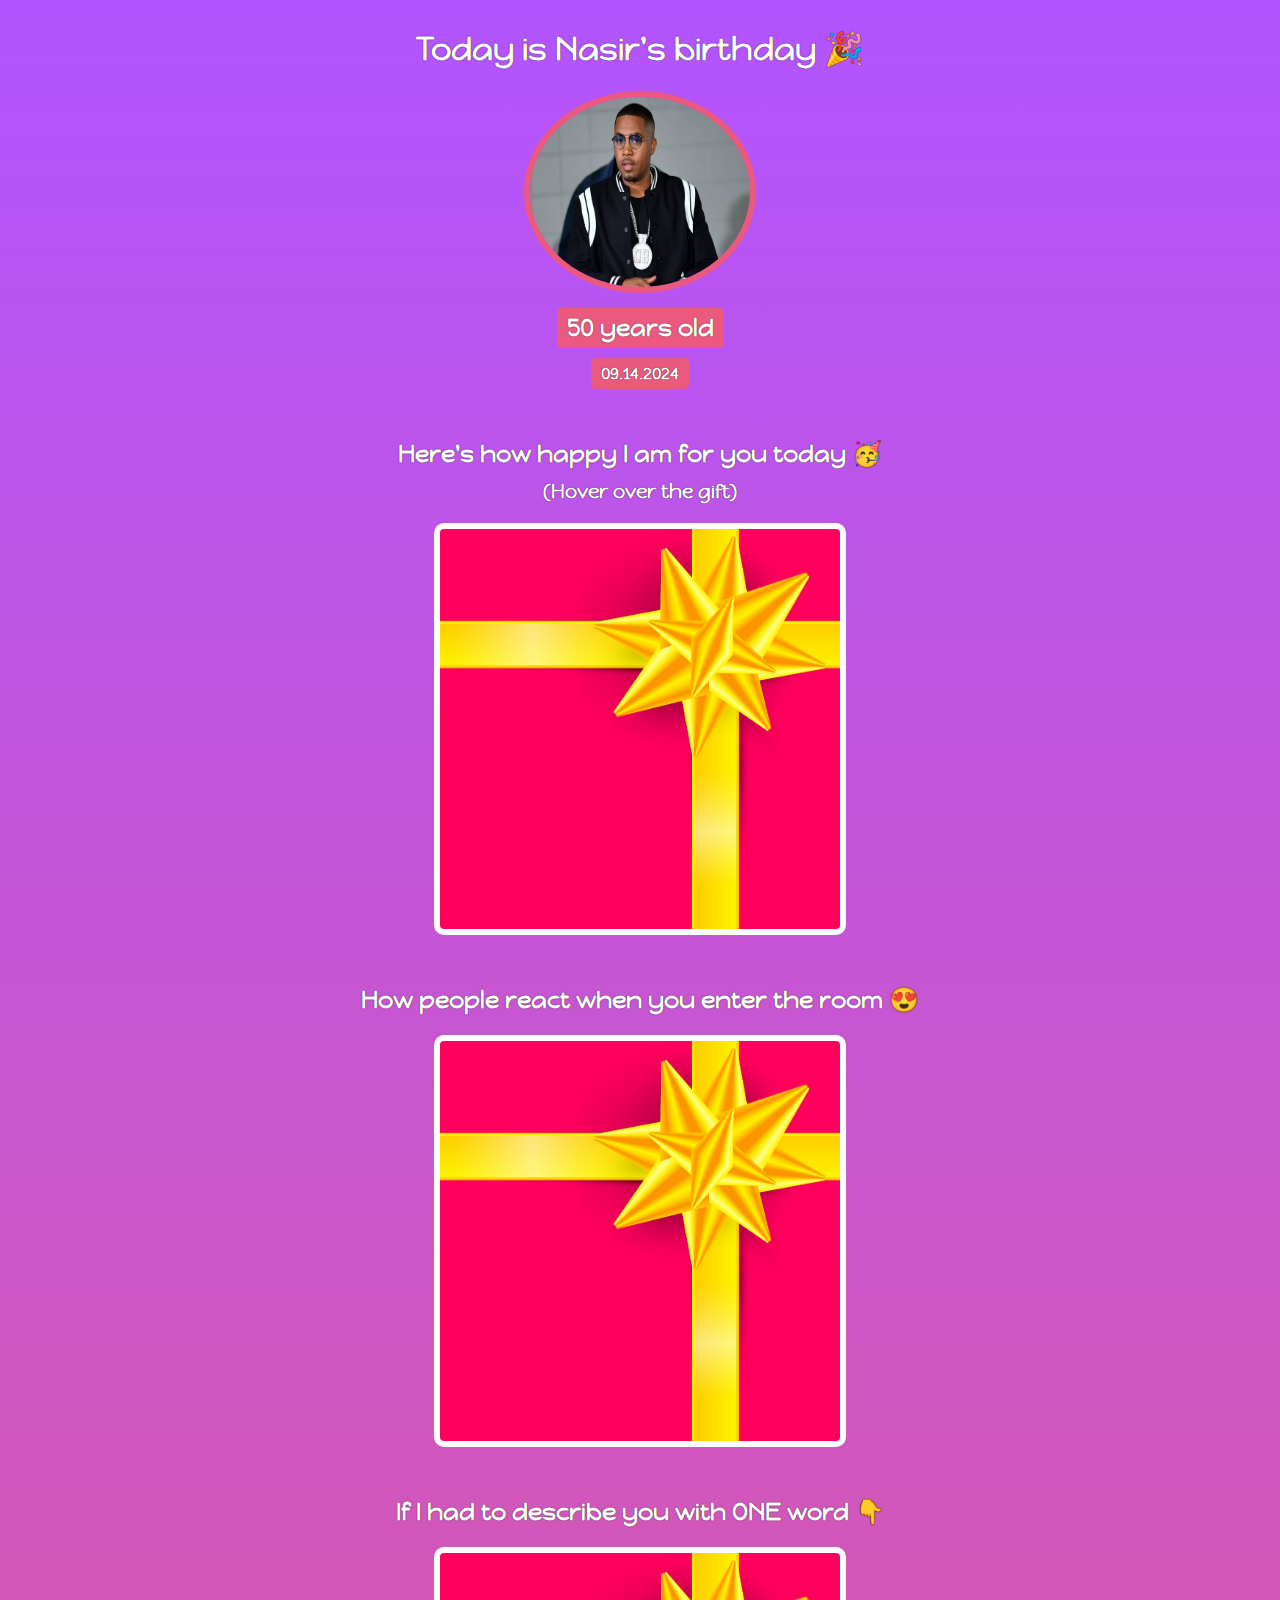
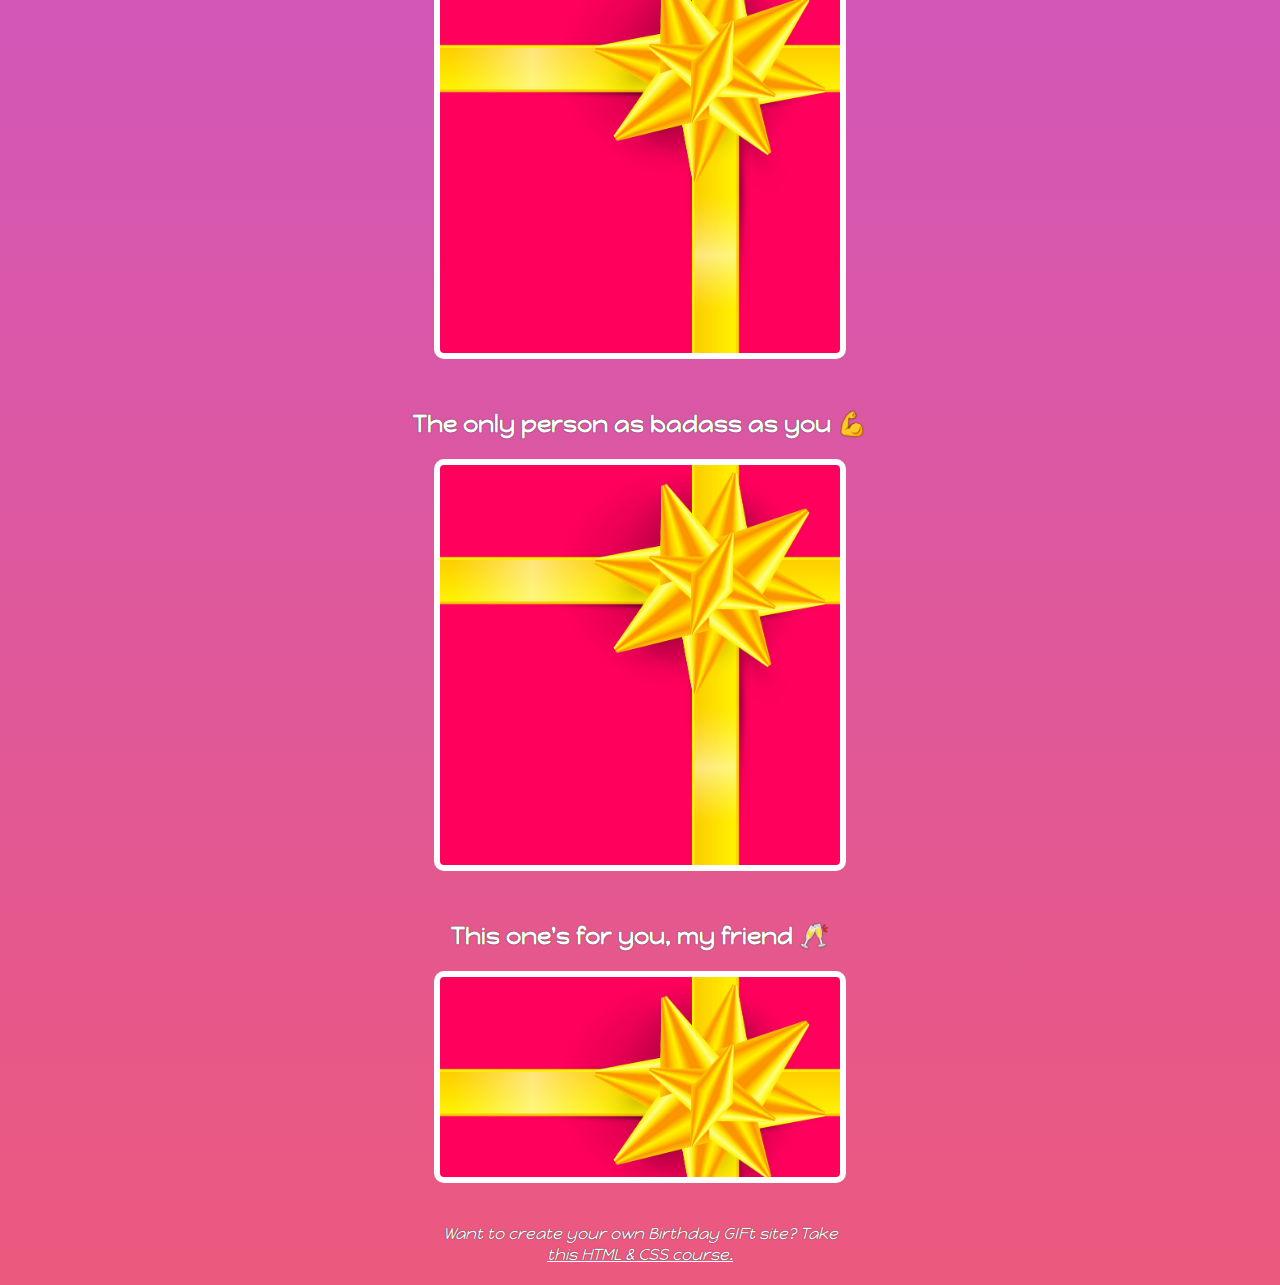
<file: index.html>
<html>
    <head>
        <link rel="preconnect" href="https://fonts.googleapis.com">
        <link rel="preconnect" href="https://fonts.gstatic.com" crossorigin>
        <link href="https://fonts.googleapis.com/css2?family=Happy+Monkey&display=swap" rel="stylesheet">
        <link rel="stylesheet" href="styles.css">
    </head>
    <body>
        <div id="header">
            <h1>Today is Nasir's birthday 🎉</h1>
            <img id="bff-img" src="images/nas.jpg">
            <h2 id="bday-age">50 years old</h2>
            <h4 id="bday-date">09.14.2024</h4>
        </div>
        
        <div class="gift-section">
            <h2 class="gift-title">Here's how happy I am for you today 🥳</h2>
            <h3 class="gift-hint">(Hover over the gift)</h3>
            <div class="gift-img" id="gift-img-happy"></div>
        </div>
        
        <div class="gift-section">
            <h2 class="gift-title">How people react when you enter the room 😍</h2>
            <div class="gift-img" id="gift-img-hot"></div>
        </div>
        
        <div class="gift-section">
            <h2 class="gift-title">If I had to describe you with ONE word 👇</h2>
            <div class="gift-img" id="gift-img-genius"></div>
        </div>
        
        <div class="gift-section">
            <h2 class="gift-title">The only person as badass as you 💪</h2>
            <div class="gift-img" id="gift-img-badass"></div>
        </div>
        
         <div class="gift-section">
            <h2 class="gift-title">This one's for you, my friend 🥂</h2>
            <div class="gift-img" id="gift-img-cheers"></div>
        </div>
        
        <p id="footer">Want to create your own Birthday GIFt site? Take <a href="https://scrimba.com/learn/htmlandcss" target="_blank">this HTML & CSS course.</a></p>
        
    </body>
</html>
</file>
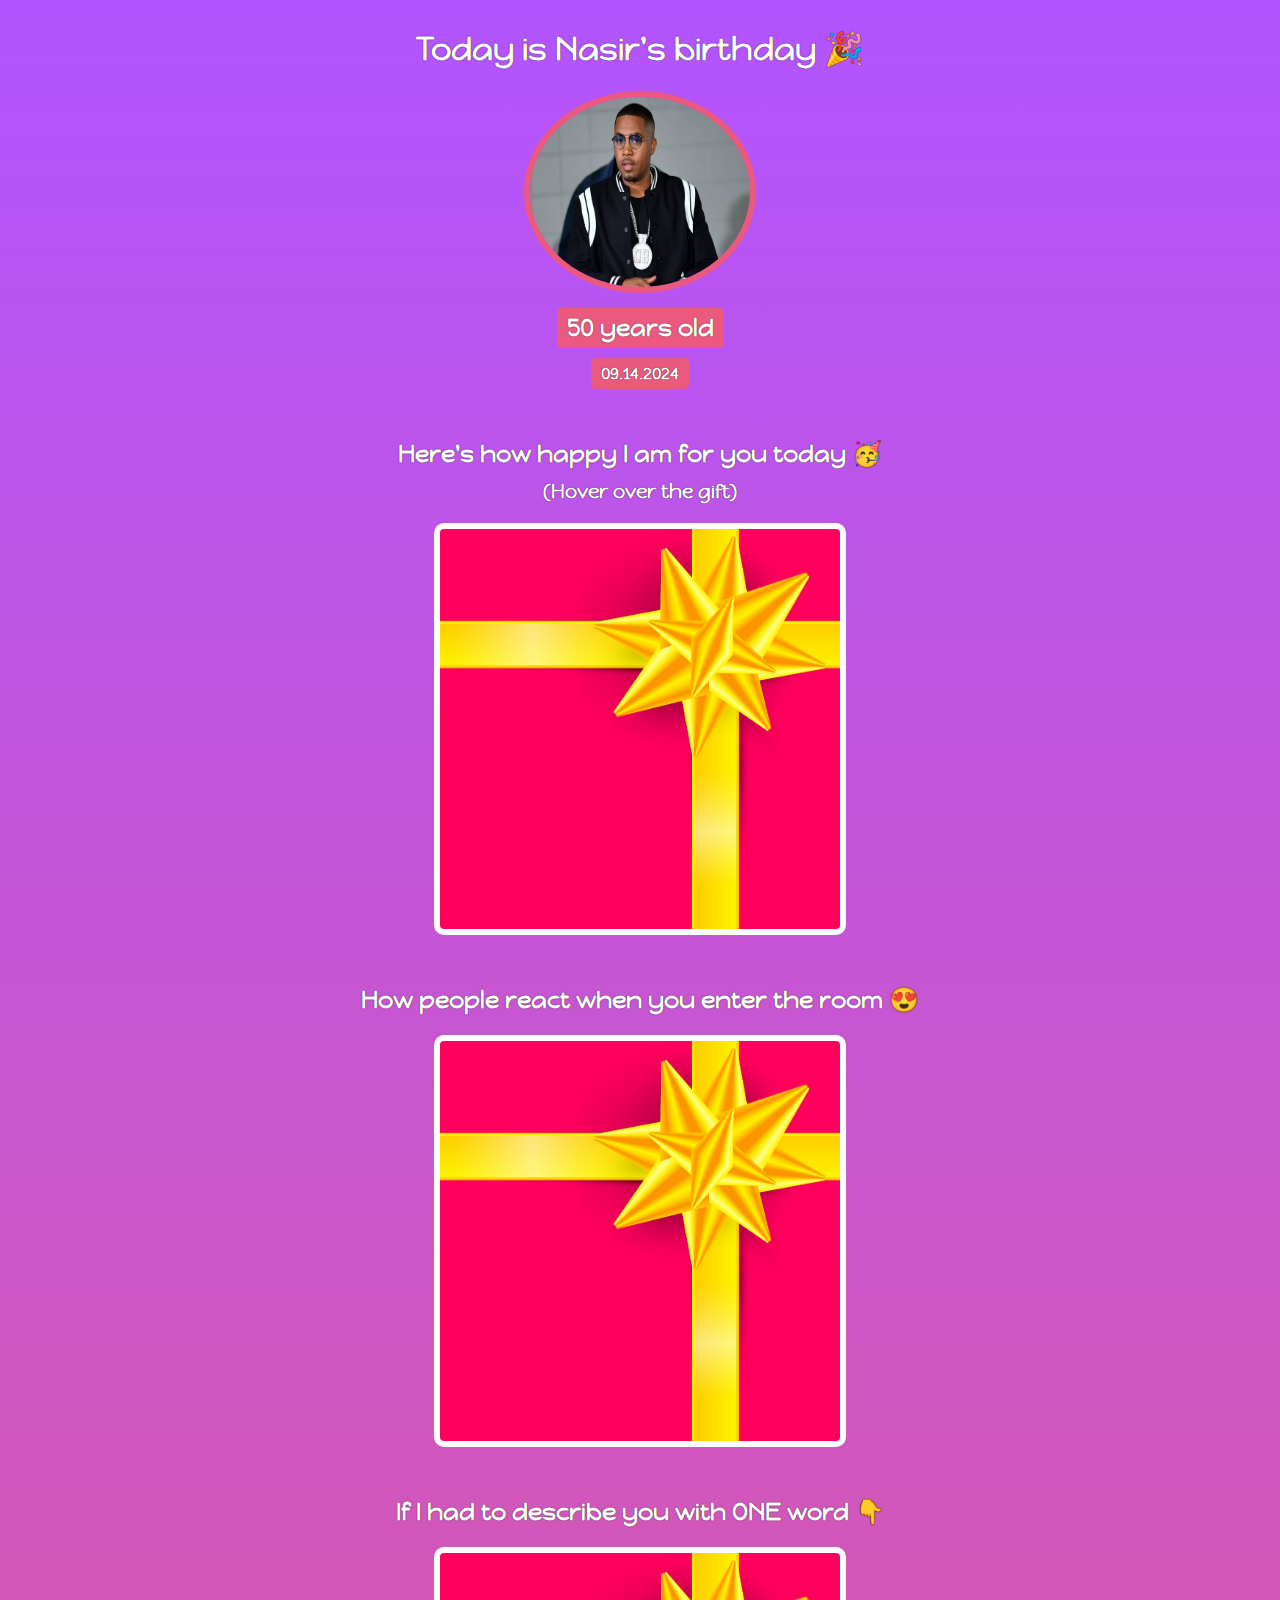
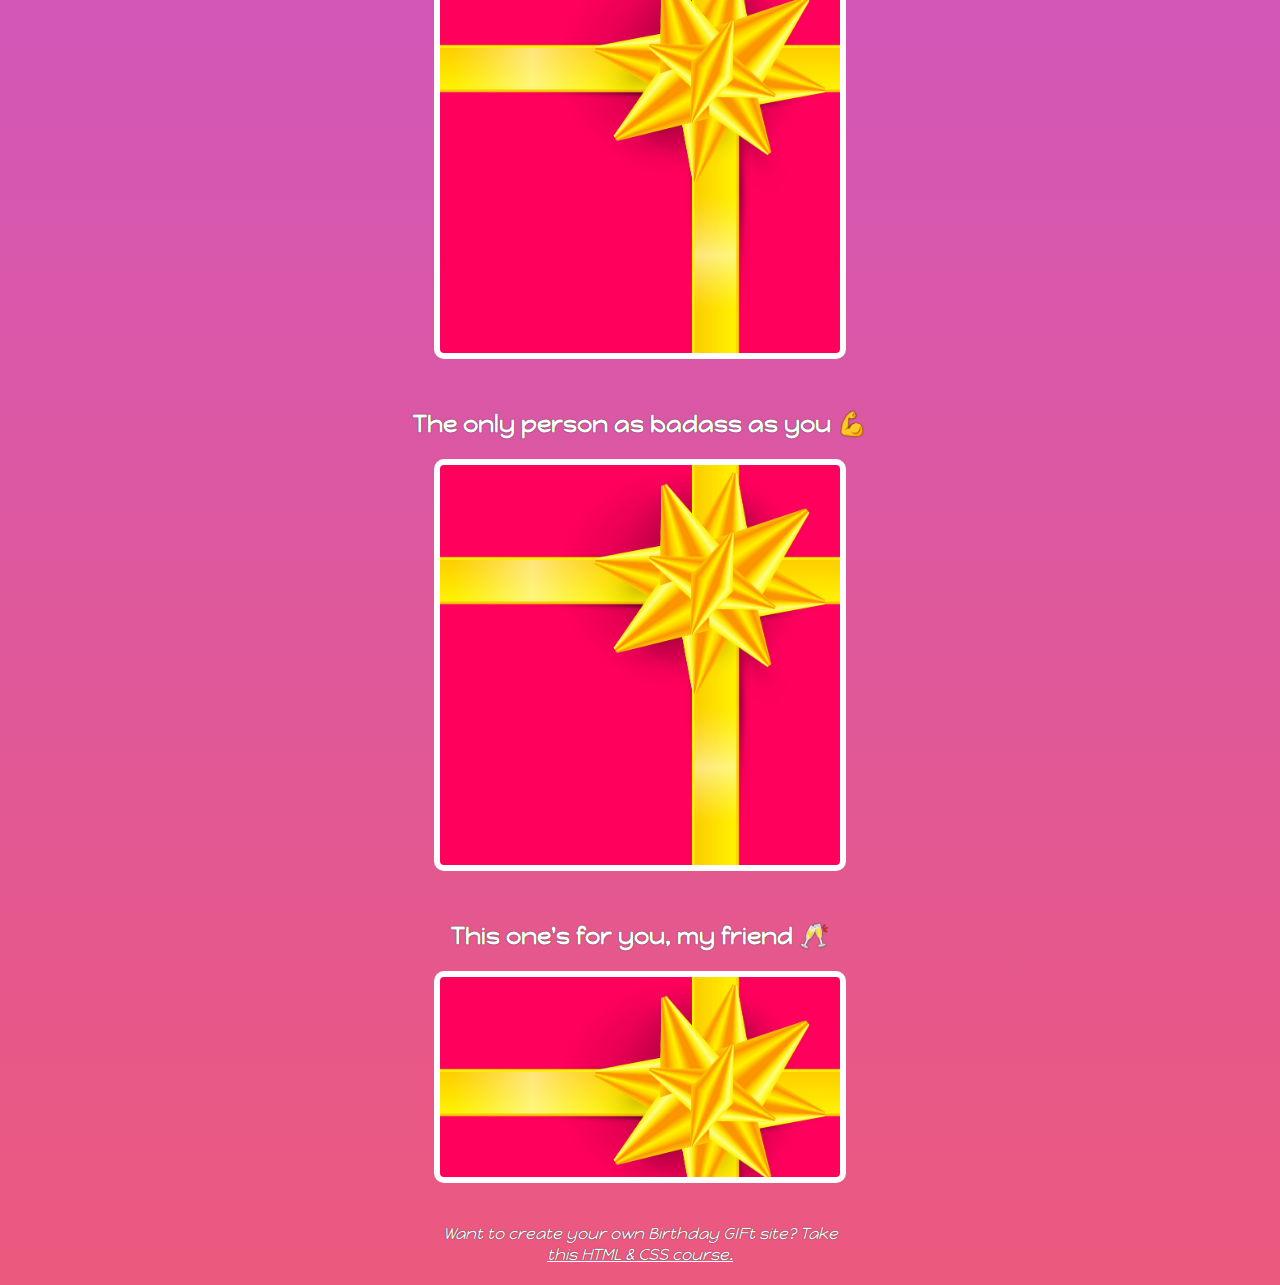
<file: bday.html>
<html>
    <head>
        <link rel="preconnect" href="https://fonts.googleapis.com">
        <link rel="preconnect" href="https://fonts.gstatic.com" crossorigin>
        <link href="https://fonts.googleapis.com/css2?family=Happy+Monkey&display=swap" rel="stylesheet">
        <link rel="stylesheet" href="bday.css">
    </head>
    <body>
        <div id="header">
            <h1>Today is Nasir's birthday 🎉</h1>
            <img id="bff-img" src="images/nas.jpg">
            <h2 id="bday-age">50 years old</h2>
            <h4 id="bday-date">09.14.2024</h4>
        </div>
        
        <div class="gift-section">
            <h2 class="gift-title">Here's how happy I am for you today 🥳</h2>
            <h3 class="gift-hint">(Hover over the gift)</h3>
            <div class="gift-img" id="gift-img-happy"></div>
        </div>
        
        <div class="gift-section">
            <h2 class="gift-title">How people react when you enter the room 😍</h2>
            <div class="gift-img" id="gift-img-hot"></div>
        </div>
        
        <div class="gift-section">
            <h2 class="gift-title">If I had to describe you with ONE word 👇</h2>
            <div class="gift-img" id="gift-img-genius"></div>
        </div>
        
        <div class="gift-section">
            <h2 class="gift-title">The only person as badass as you 💪</h2>
            <div class="gift-img" id="gift-img-badass"></div>
        </div>
        
         <div class="gift-section">
            <h2 class="gift-title">This one's for you, my friend 🥂</h2>
            <div class="gift-img" id="gift-img-cheers"></div>
        </div>
        
        <p id="footer">Want to create your own Birthday GIFt site? Take <a href="https://scrimba.com/learn/htmlandcss" target="_blank">this HTML & CSS course.</a></p>
        
    </body>
</html>
</file>
<file: styles.css>
body {
    text-align: center;
    font-family: 'Happy Monkey', cursive;
    background: linear-gradient(#8c00ffab, #ec597e);
    color: #ffffff;
}

h1, h2, h3, h4, p {
    text-shadow: 0 0 1px black;
}

#bff-img {
    height: 190px;
    width: 220px;
    border-radius: 50%;
    border: 6px solid #ec597e;
    margin-bottom: 10px;
}

#bday-age {
    background: #ec597e;
    padding: 5px 10px;
    border-radius: 5px;
    margin: 5px 0 10px 0;
}

#bday-date {
    margin: 0;
    background: #ec597e;
    padding: 5px 10px;
    border-radius: 5px;
}

#header {
    display: flex;
    flex-direction: column;
    align-items: center;
}

.gift-section {
    margin-top: 50px;
}

.gift-title {
    margin-bottom: 10px;
}

.gift-hint {
    margin-top: 0;
}

#gift-img-cheers {
    height: 200px;
}

.gift-img {
    margin: 20px auto;
    max-width: 400px;
    height: 400px;
    border: 6px solid white;
    border-radius: 10px;
    background-image: url("images/gift-cover.jpg");
    background-size: cover;
}

#gift-img-happy:hover {
    background-image: url("images/happy.gif");
}

#gift-img-hot:hover {
    background-image: url("images/hot.gif");
}

#gift-img-genius:hover {
    background-image: url("images/genius.gif");
}

#gift-img-badass:hover {
    background-image: url("images/badass.gif");
}

#gift-img-cheers:hover {
    background-image: url("images/cheers.gif");
}

#footer {
    font-style: italic;
    width: 400px;
    margin: 40px auto 20px;
}

a {
    color: white;
}

/* 
Add the footer paragraph according to the design. 
Configure the anchor tag to open the link in a new tab.
Forgotten how to do it? Google it! 

Link: 
https://scrimba.com/learn/htmlandcss

Text:
Want to create your own Birthday GIFt site? Take this HTML & CSS course.
*/
</file>
<file: bday.css>
body {
    text-align: center;
    font-family: 'Happy Monkey', cursive;
    background: linear-gradient(#8c00ffab, #ec597e);
    color: #ffffff;
}

h1, h2, h3, h4, p {
    text-shadow: 0 0 1px black;
}

#bff-img {
    height: 190px;
    width: 220px;
    border-radius: 50%;
    border: 6px solid #ec597e;
    margin-bottom: 10px;
}

#bday-age {
    background: #ec597e;
    padding: 5px 10px;
    border-radius: 5px;
    margin: 5px 0 10px 0;
}

#bday-date {
    margin: 0;
    background: #ec597e;
    padding: 5px 10px;
    border-radius: 5px;
}

#header {
    display: flex;
    flex-direction: column;
    align-items: center;
}

.gift-section {
    margin-top: 50px;
}

.gift-title {
    margin-bottom: 10px;
}

.gift-hint {
    margin-top: 0;
}

#gift-img-cheers {
    height: 200px;
}

.gift-img {
    margin: 20px auto;
    max-width: 400px;
    height: 400px;
    border: 6px solid white;
    border-radius: 10px;
    background-image: url("images/gift-cover.jpg");
    background-size: cover;
}

#gift-img-happy:hover {
    background-image: url("images/happy.gif");
}

#gift-img-hot:hover {
    background-image: url("images/hot.gif");
}

#gift-img-genius:hover {
    background-image: url("images/genius.gif");
}

#gift-img-badass:hover {
    background-image: url("images/badass.gif");
}

#gift-img-cheers:hover {
    background-image: url("images/cheers.gif");
}

#footer {
    font-style: italic;
    width: 400px;
    margin: 40px auto 20px;
}

a {
    color: white;
}

/* 
Add the footer paragraph according to the design. 
Configure the anchor tag to open the link in a new tab.
Forgotten how to do it? Google it! 

Link: 
https://scrimba.com/learn/htmlandcss

Text:
Want to create your own Birthday GIFt site? Take this HTML & CSS course.
*/
</file>
